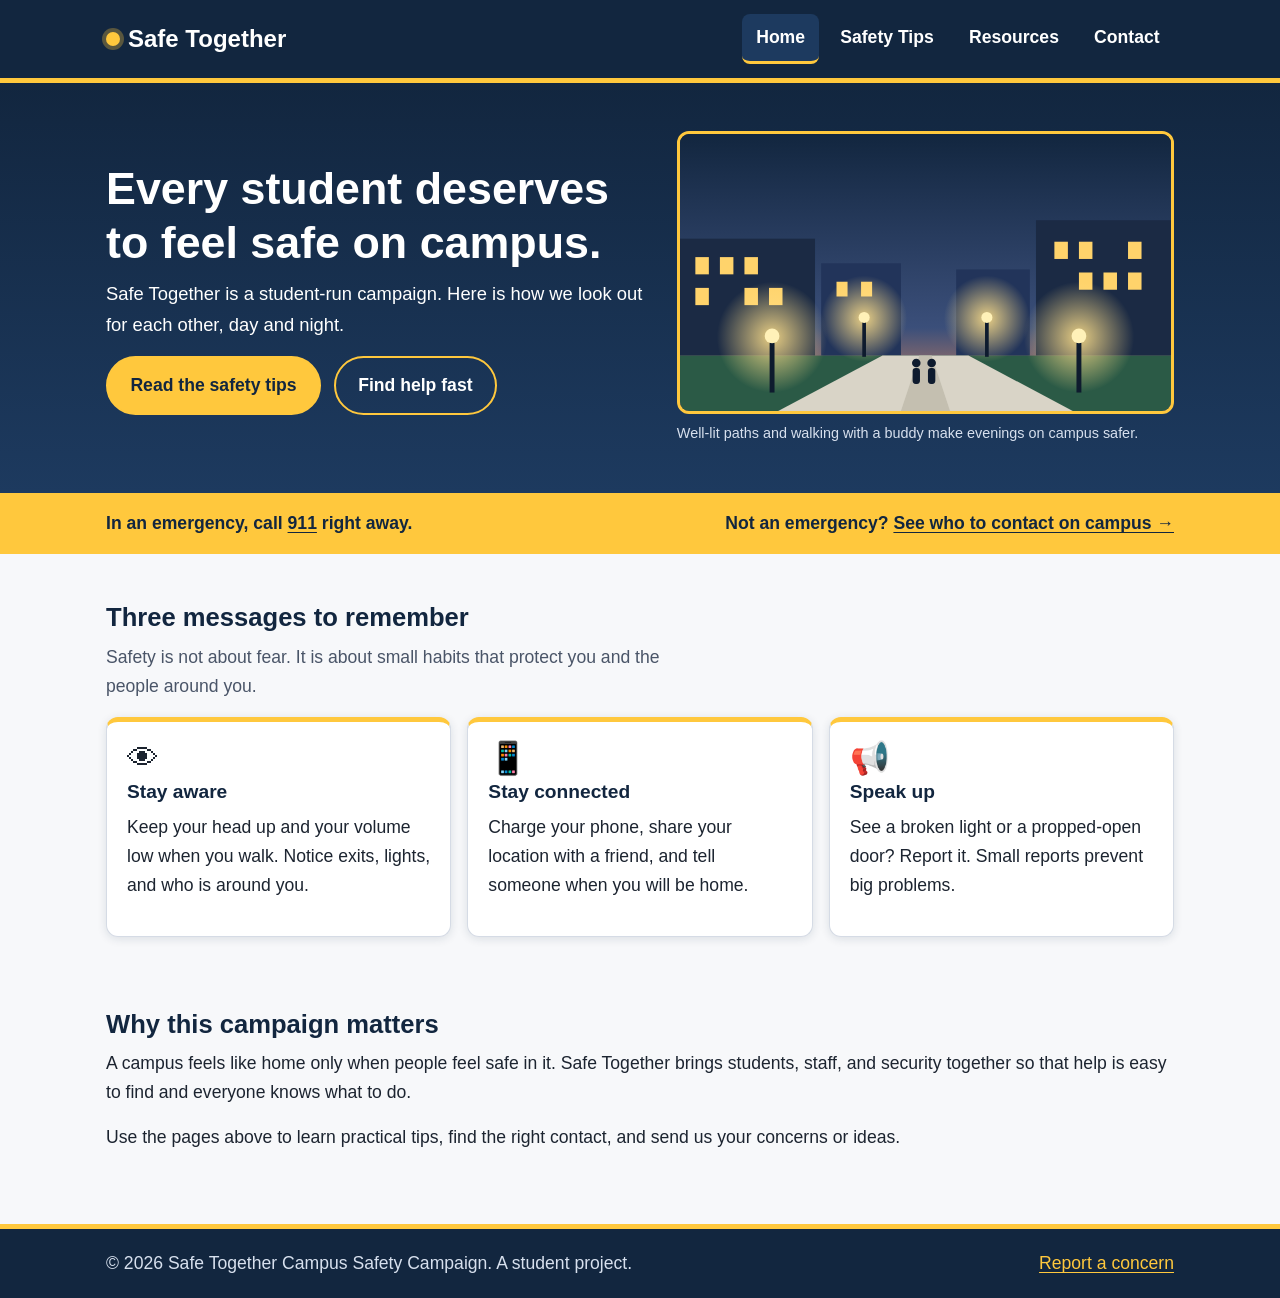
<file: index.html>
<!DOCTYPE html>
<html lang="en">
<head>
  <meta charset="UTF-8">
  <meta name="viewport" content="width=device-width, initial-scale=1.0">
  <meta name="description" content="Safe Together is a student campaign to help everyone feel safe on campus.">
  <title>Home | Safe Together - Campus Safety</title>
  <link rel="stylesheet" href="css/style.css">
</head>
<body>
  <a class="skip-link" href="#main">Skip to main content</a>

  <header class="site-header">
    <div class="header-inner">
      <a class="brand" href="index.html"><span class="brand-dot" aria-hidden="true"></span>Safe Together</a>
      <nav class="main-nav" aria-label="Main navigation">
        <ul>
          <li><a class="active" href="index.html" aria-current="page">Home</a></li>
          <li><a href="tips.html">Safety Tips</a></li>
          <li><a href="resources.html">Resources</a></li>
          <li><a href="contact.html">Contact</a></li>
        </ul>
      </nav>
    </div>
  </header>

  <main id="main">
    <section class="hero" aria-labelledby="hero-title">
      <div class="hero-inner">
        <div>
          <h1 id="hero-title">Every student deserves to feel safe on campus.</h1>
          <p>Safe Together is a student-run campaign. Here is how we look out for each other, day and night.</p>
          <div class="btn-row">
            <a class="btn" href="tips.html">Read the safety tips</a>
            <a class="btn btn-outline" href="resources.html">Find help fast</a>
          </div>
        </div>
        <figure>
          <img src="images/hero-pathway.svg" width="800" height="450"
               alt="Illustration of two students walking along a well-lit campus pathway at dusk, with glowing lamp posts and lit building windows.">
          <figcaption>Well-lit paths and walking with a buddy make evenings on campus safer.</figcaption>
        </figure>
      </div>
    </section>

    <section class="help-strip" aria-label="Quick help">
      <div class="help-strip-inner">
        <p>In an emergency, call <a href="tel:911">911</a> right away.</p>
        <p>Not an emergency? <a href="resources.html">See who to contact on campus &rarr;</a></p>
      </div>
    </section>

    <section class="container" aria-labelledby="messages-title">
      <h2 id="messages-title">Three messages to remember</h2>
      <p class="section-intro">Safety is not about fear. It is about small habits that protect you and the people around you.</p>

      <div class="cards three">
        <article class="card">
          <div class="icon" aria-hidden="true">&#128065;</div>
          <h3>Stay aware</h3>
          <p>Keep your head up and your volume low when you walk. Notice exits, lights, and who is around you.</p>
        </article>
        <article class="card">
          <div class="icon" aria-hidden="true">&#128241;</div>
          <h3>Stay connected</h3>
          <p>Charge your phone, share your location with a friend, and tell someone when you will be home.</p>
        </article>
        <article class="card">
          <div class="icon" aria-hidden="true">&#128226;</div>
          <h3>Speak up</h3>
          <p>See a broken light or a propped-open door? Report it. Small reports prevent big problems.</p>
        </article>
      </div>
    </section>

    <section class="container" aria-labelledby="why-title">
      <h2 id="why-title">Why this campaign matters</h2>
      <p>A campus feels like home only when people feel safe in it. Safe Together brings students, staff, and security together so that help is easy to find and everyone knows what to do.</p>
      <p>Use the pages above to learn practical tips, find the right contact, and send us your concerns or ideas.</p>
    </section>
  </main>

  <footer class="site-footer">
    <div class="footer-inner">
      <p>&copy; 2026 Safe Together Campus Safety Campaign. A student project.</p>
      <p><a href="contact.html">Report a concern</a></p>
    </div>
  </footer>
</body>
</html>
</file>
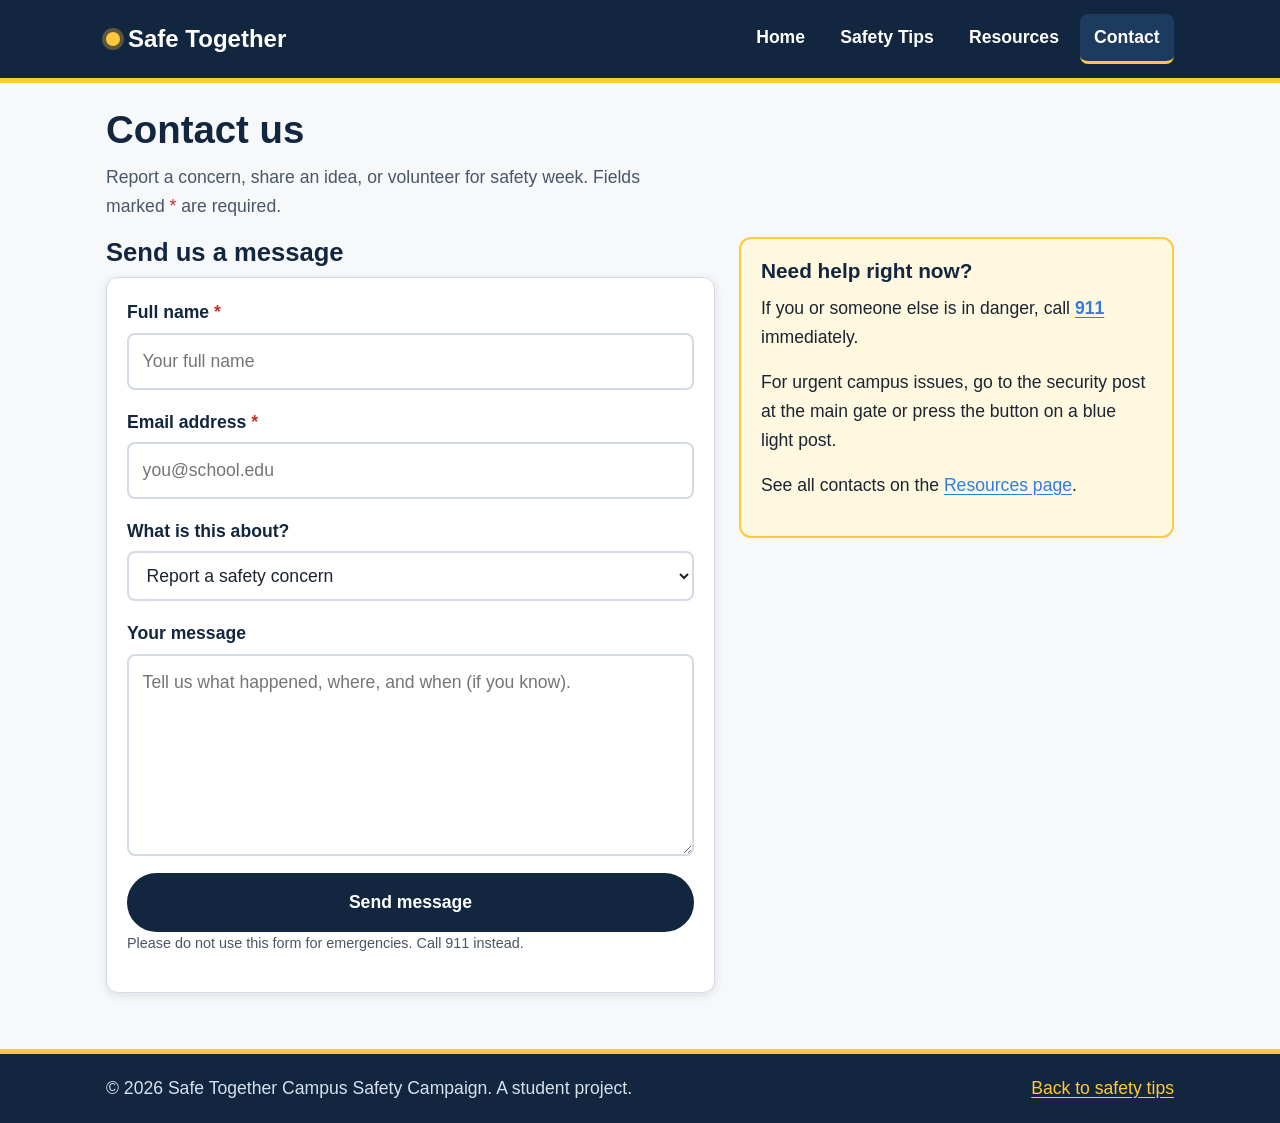
<file: contact.html>
<!DOCTYPE html>
<html lang="en">
<head>
  <meta charset="UTF-8">
  <meta name="viewport" content="width=device-width, initial-scale=1.0">
  <meta name="description" content="Report a safety concern, share feedback, or volunteer for Safe Together.">
  <title>Contact | Safe Together - Campus Safety</title>
  <link rel="stylesheet" href="css/style.css">
</head>
<body>
  <a class="skip-link" href="#main">Skip to main content</a>

  <header class="site-header">
    <div class="header-inner">
      <a class="brand" href="index.html"><span class="brand-dot" aria-hidden="true"></span>Safe Together</a>
      <nav class="main-nav" aria-label="Main navigation">
        <ul>
          <li><a href="index.html">Home</a></li>
          <li><a href="tips.html">Safety Tips</a></li>
          <li><a href="resources.html">Resources</a></li>
          <li><a class="active" href="contact.html" aria-current="page">Contact</a></li>
        </ul>
      </nav>
    </div>
  </header>

  <main id="main" class="container">
    <h1>Contact us</h1>
    <p class="section-intro">Report a concern, share an idea, or volunteer for safety week. Fields marked <span class="req" style="color:#c62f2f;">*</span> are required.</p>

    <div class="form-wrap">
      <section aria-labelledby="form-title">
        <h2 id="form-title" style="margin-top:0;">Send us a message</h2>
        <form action="#" method="post">
          <div class="field">
            <label for="name">Full name <span class="req" aria-hidden="true">*</span></label>
            <input type="text" id="name" name="name" placeholder="Your full name" autocomplete="name" required>
          </div>

          <div class="field">
            <label for="email">Email address <span class="req" aria-hidden="true">*</span></label>
            <input type="email" id="email" name="email" placeholder="you@school.edu" autocomplete="email" required>
          </div>

          <div class="field">
            <label for="topic">What is this about?</label>
            <select id="topic" name="topic">
              <option value="concern">Report a safety concern</option>
              <option value="feedback">Feedback on the campaign</option>
              <option value="volunteer">Volunteer for safety week</option>
              <option value="other">Something else</option>
            </select>
          </div>

          <div class="field">
            <label for="message">Your message</label>
            <textarea id="message" name="message" rows="6" placeholder="Tell us what happened, where, and when (if you know)."></textarea>
          </div>

          <button class="btn" type="submit">Send message</button>
          <p class="form-note">Please do not use this form for emergencies. Call 911 instead.</p>
        </form>
      </section>

      <aside class="aside-box" aria-labelledby="urgent-title">
        <h2 id="urgent-title">Need help right now?</h2>
        <p>If you or someone else is in danger, call <a href="tel:911"><strong>911</strong></a> immediately.</p>
        <p>For urgent campus issues, go to the security post at the main gate or press the button on a blue light post.</p>
        <p>See all contacts on the <a href="resources.html">Resources page</a>.</p>
      </aside>
    </div>
  </main>

  <footer class="site-footer">
    <div class="footer-inner">
      <p>&copy; 2026 Safe Together Campus Safety Campaign. A student project.</p>
      <p><a href="tips.html">Back to safety tips</a></p>
    </div>
  </footer>
</body>
</html>
</file>
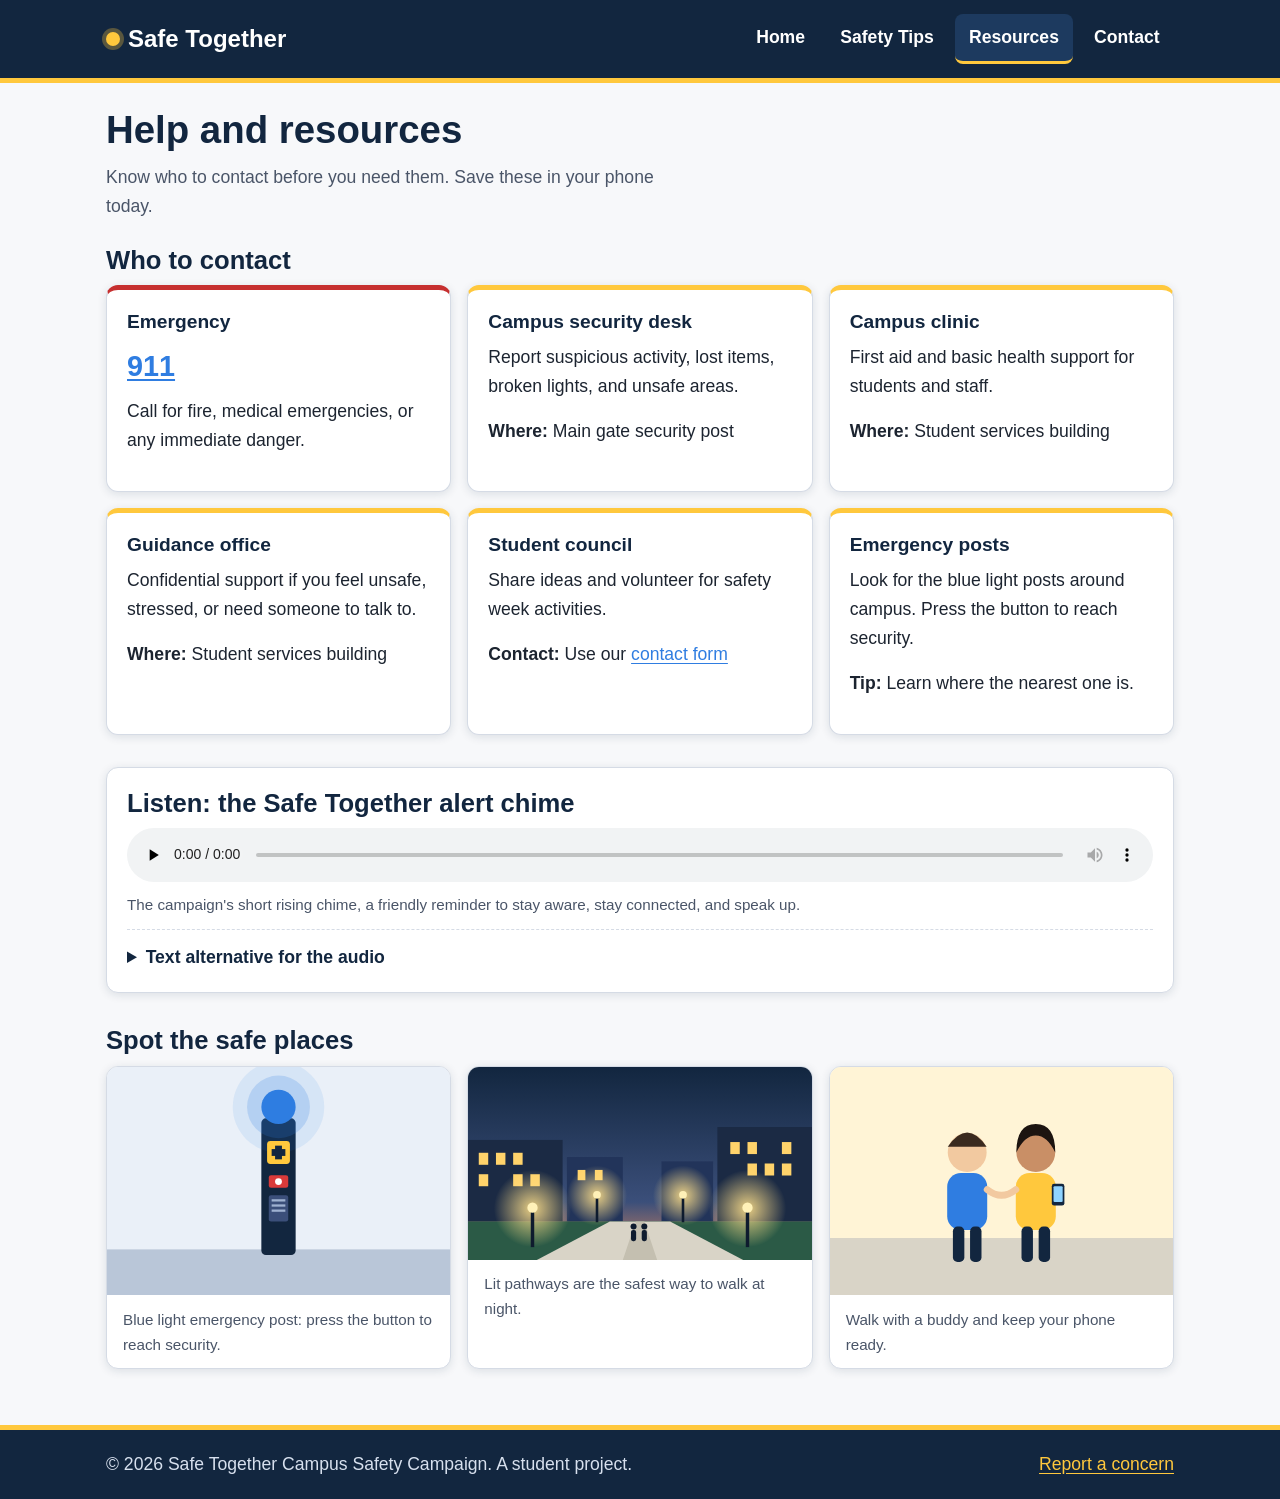
<file: resources.html>
<!DOCTYPE html>
<html lang="en">
<head>
  <meta charset="UTF-8">
  <meta name="viewport" content="width=device-width, initial-scale=1.0">
  <meta name="description" content="Who to contact and where to go for help on campus, plus a short audio safety reminder.">
  <title>Resources | Safe Together - Campus Safety</title>
  <link rel="stylesheet" href="css/style.css">
</head>
<body>
  <a class="skip-link" href="#main">Skip to main content</a>

  <header class="site-header">
    <div class="header-inner">
      <a class="brand" href="index.html"><span class="brand-dot" aria-hidden="true"></span>Safe Together</a>
      <nav class="main-nav" aria-label="Main navigation">
        <ul>
          <li><a href="index.html">Home</a></li>
          <li><a href="tips.html">Safety Tips</a></li>
          <li><a class="active" href="resources.html" aria-current="page">Resources</a></li>
          <li><a href="contact.html">Contact</a></li>
        </ul>
      </nav>
    </div>
  </header>

  <main id="main" class="container">
    <h1>Help and resources</h1>
    <p class="section-intro">Know who to contact before you need them. Save these in your phone today.</p>

    <section aria-labelledby="who-title">
      <h2 id="who-title">Who to contact</h2>
      <div class="cards three">
        <article class="card card-emergency">
          <h3>Emergency</h3>
          <p class="big-number"><a href="tel:911">911</a></p>
          <p>Call for fire, medical emergencies, or any immediate danger.</p>
        </article>
        <article class="card">
          <h3>Campus security desk</h3>
          <p>Report suspicious activity, lost items, broken lights, and unsafe areas.</p>
          <p><strong>Where:</strong> Main gate security post</p>
        </article>
        <article class="card">
          <h3>Campus clinic</h3>
          <p>First aid and basic health support for students and staff.</p>
          <p><strong>Where:</strong> Student services building</p>
        </article>
        <article class="card">
          <h3>Guidance office</h3>
          <p>Confidential support if you feel unsafe, stressed, or need someone to talk to.</p>
          <p><strong>Where:</strong> Student services building</p>
        </article>
        <article class="card">
          <h3>Student council</h3>
          <p>Share ideas and volunteer for safety week activities.</p>
          <p><strong>Contact:</strong> Use our <a href="contact.html">contact form</a></p>
        </article>
        <article class="card">
          <h3>Emergency posts</h3>
          <p>Look for the blue light posts around campus. Press the button to reach security.</p>
          <p><strong>Tip:</strong> Learn where the nearest one is.</p>
        </article>
      </div>
    </section>

    <section aria-labelledby="audio-title" class="media-box" style="margin-top:2rem;">
      <h2 id="audio-title" style="margin-top:0;">Listen: the Safe Together alert chime</h2>
      <figure>
        <audio controls preload="none">
          <source src="media/safety-chime.wav" type="audio/wav">
          Your browser does not support the audio element. A text description is available below.
        </audio>
        <figcaption>The campaign's short rising chime, a friendly reminder to stay aware, stay connected, and speak up.</figcaption>
      </figure>
      <details class="transcript">
        <summary>Text alternative for the audio</summary>
        <p>A soft, six-second chime of four rising notes that fade out. It has no spoken words. The reminder it stands for: stay on lit, busy paths; keep your phone charged and tell a friend where you are; and if something feels wrong, go to a lit building or call security.</p>
      </details>
    </section>

    <section aria-labelledby="gallery-title" style="margin-top:2rem;">
      <h2 id="gallery-title">Spot the safe places</h2>
      <div class="gallery">
        <figure>
          <img src="images/emergency-post.svg" width="600" height="400"
               alt="Illustration of a blue emergency help post with a glowing blue light on top, a help button, and a speaker panel.">
          <figcaption>Blue light emergency post: press the button to reach security.</figcaption>
        </figure>
        <figure>
          <img src="images/hero-pathway.svg" width="800" height="450"
               alt="Illustration of a campus pathway at dusk lit by lamp posts, with two students walking between buildings.">
          <figcaption>Lit pathways are the safest way to walk at night.</figcaption>
        </figure>
        <figure>
          <img src="images/buddy-walk.svg" width="600" height="400"
               alt="Illustration of two students walking together, one checking a phone.">
          <figcaption>Walk with a buddy and keep your phone ready.</figcaption>
        </figure>
      </div>
    </section>
  </main>

  <footer class="site-footer">
    <div class="footer-inner">
      <p>&copy; 2026 Safe Together Campus Safety Campaign. A student project.</p>
      <p><a href="contact.html">Report a concern</a></p>
    </div>
  </footer>
</body>
</html>
</file>
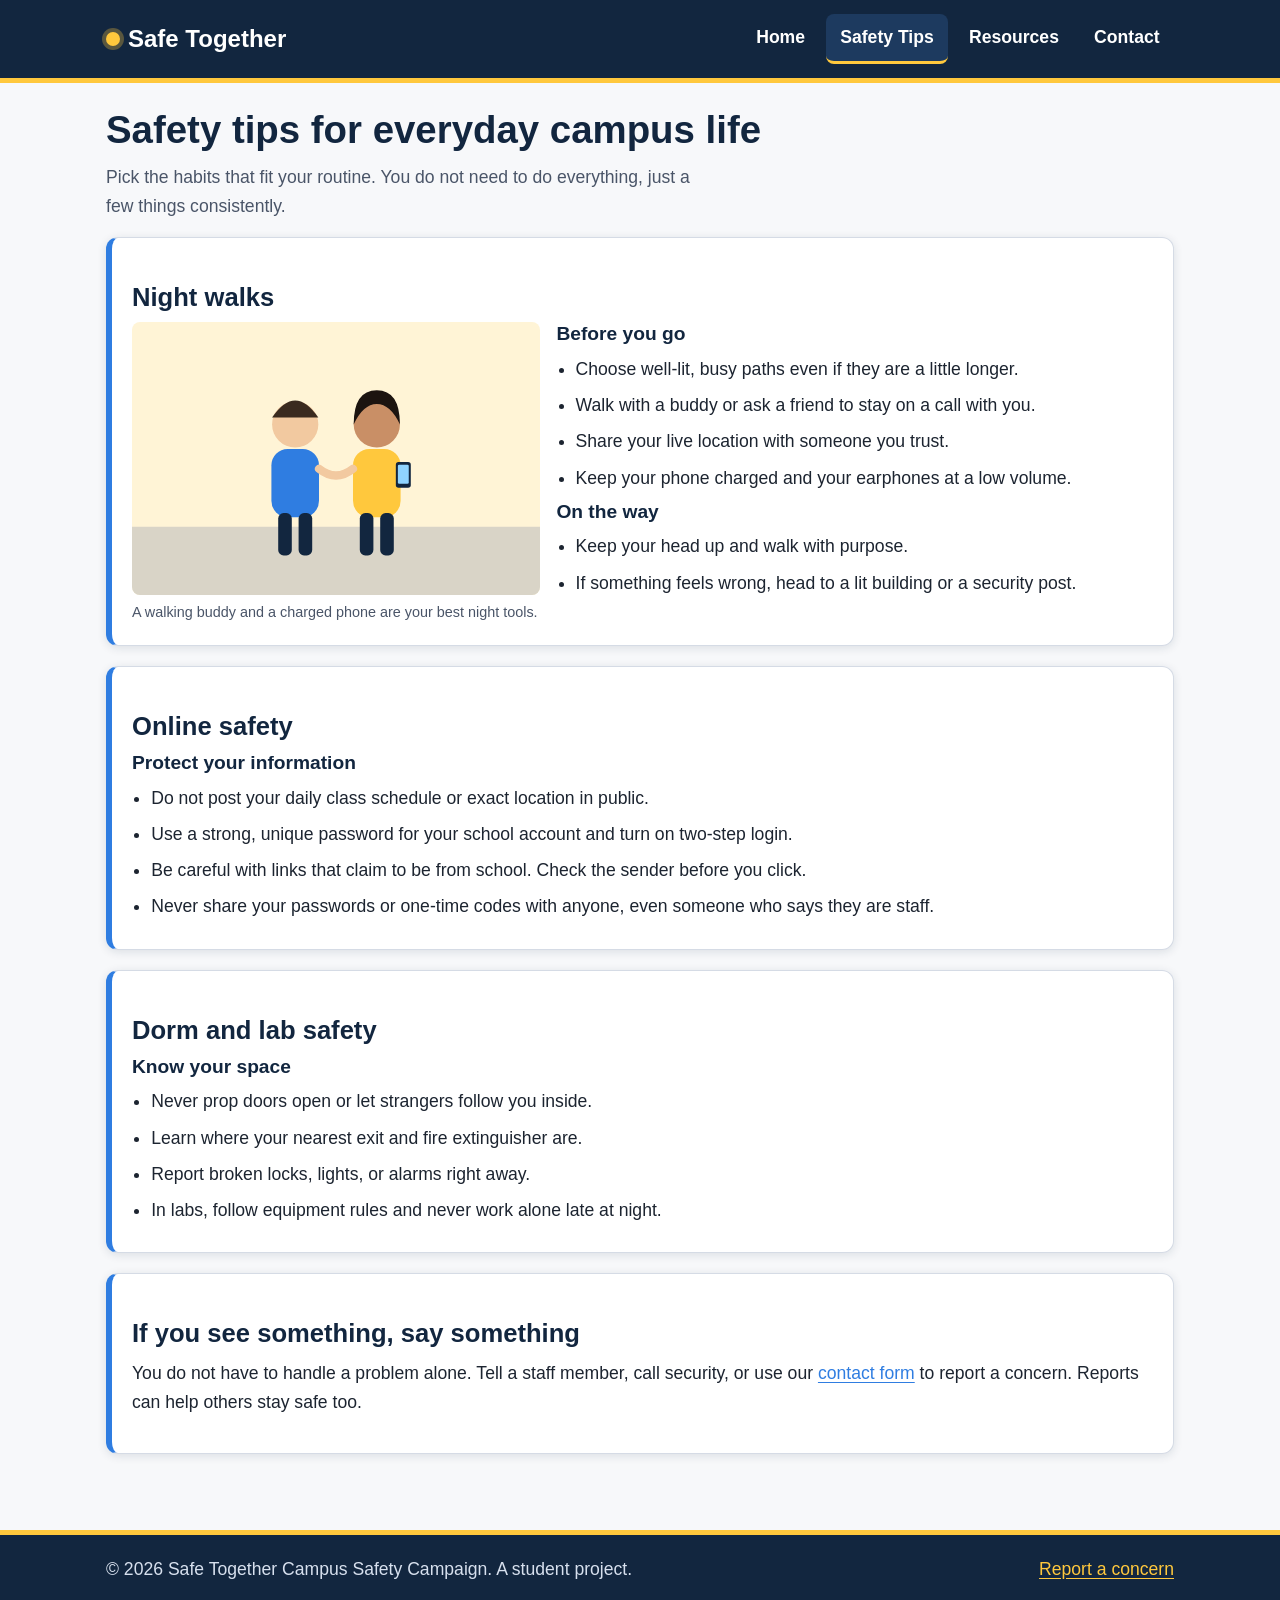
<file: tips.html>
<!DOCTYPE html>
<html lang="en">
<head>
  <meta charset="UTF-8">
  <meta name="viewport" content="width=device-width, initial-scale=1.0">
  <meta name="description" content="Practical campus safety tips for night walks, online safety, and dorm and lab spaces.">
  <title>Safety Tips | Safe Together - Campus Safety</title>
  <link rel="stylesheet" href="css/style.css">
</head>
<body>
  <a class="skip-link" href="#main">Skip to main content</a>

  <header class="site-header">
    <div class="header-inner">
      <a class="brand" href="index.html"><span class="brand-dot" aria-hidden="true"></span>Safe Together</a>
      <nav class="main-nav" aria-label="Main navigation">
        <ul>
          <li><a href="index.html">Home</a></li>
          <li><a class="active" href="tips.html" aria-current="page">Safety Tips</a></li>
          <li><a href="resources.html">Resources</a></li>
          <li><a href="contact.html">Contact</a></li>
        </ul>
      </nav>
    </div>
  </header>

  <main id="main" class="container">
    <h1>Safety tips for everyday campus life</h1>
    <p class="section-intro">Pick the habits that fit your routine. You do not need to do everything, just a few things consistently.</p>

    <article class="tip-group" id="night-walks">
      <h2>Night walks</h2>
      <div class="tip-layout">
        <figure>
          <img src="images/buddy-walk.svg" width="600" height="400"
               alt="Illustration of two students walking side by side, one holding a phone.">
          <figcaption>A walking buddy and a charged phone are your best night tools.</figcaption>
        </figure>
        <div>
          <h3>Before you go</h3>
          <ul class="tip-list">
            <li>Choose well-lit, busy paths even if they are a little longer.</li>
            <li>Walk with a buddy or ask a friend to stay on a call with you.</li>
            <li>Share your live location with someone you trust.</li>
            <li>Keep your phone charged and your earphones at a low volume.</li>
          </ul>
          <h3>On the way</h3>
          <ul class="tip-list">
            <li>Keep your head up and walk with purpose.</li>
            <li>If something feels wrong, head to a lit building or a security post.</li>
          </ul>
        </div>
      </div>
    </article>

    <article class="tip-group" id="online-safety">
      <h2>Online safety</h2>
      <h3>Protect your information</h3>
      <ul class="tip-list">
        <li>Do not post your daily class schedule or exact location in public.</li>
        <li>Use a strong, unique password for your school account and turn on two-step login.</li>
        <li>Be careful with links that claim to be from school. Check the sender before you click.</li>
        <li>Never share your passwords or one-time codes with anyone, even someone who says they are staff.</li>
      </ul>
    </article>

    <article class="tip-group" id="dorm-lab">
      <h2>Dorm and lab safety</h2>
      <h3>Know your space</h3>
      <ul class="tip-list">
        <li>Never prop doors open or let strangers follow you inside.</li>
        <li>Learn where your nearest exit and fire extinguisher are.</li>
        <li>Report broken locks, lights, or alarms right away.</li>
        <li>In labs, follow equipment rules and never work alone late at night.</li>
      </ul>
    </article>

    <article class="tip-group" id="speak-up">
      <h2>If you see something, say something</h2>
      <p>You do not have to handle a problem alone. Tell a staff member, call security, or use our <a href="contact.html">contact form</a> to report a concern. Reports can help others stay safe too.</p>
    </article>
  </main>

  <footer class="site-footer">
    <div class="footer-inner">
      <p>&copy; 2026 Safe Together Campus Safety Campaign. A student project.</p>
      <p><a href="contact.html">Report a concern</a></p>
    </div>
  </footer>
</body>
</html>
</file>
<file: css/style.css>
/* ==========================================================
   Safe Together - Campus Safety Campaign
   Hand-written CSS. Mobile-first. No frameworks.
   ========================================================== */

/* ---------- 1. Design tokens (CSS variables) ---------- */
:root {
  --navy: #12263f;
  --navy-soft: #1d3a5f;
  --yellow: #ffc83d;
  --yellow-dark: #e0a800;
  --blue: #2f7de1;
  --red: #c62f2f;
  --bg: #f7f8fa;
  --card: #ffffff;
  --text: #1c2430;
  --muted: #4a5568;
  --border: #d5dbe5;

  --font-body: "Segoe UI", "Helvetica Neue", Arial, sans-serif;
  --font-head: "Trebuchet MS", "Segoe UI", Arial, sans-serif;

  --radius: 12px;
  --shadow: 0 2px 10px rgba(18, 38, 63, 0.12);
  --space: 1rem;
  --max: 1100px;
}

/* ---------- 2. Base ---------- */
* { box-sizing: border-box; }

html { scroll-behavior: smooth; }

body {
  margin: 0;
  font-family: var(--font-body);
  font-size: 1.05rem;
  line-height: 1.65;
  color: var(--text);
  background: var(--bg);
}

img, video, audio { max-width: 100%; display: block; }
img { height: auto; }

h1, h2, h3 {
  font-family: var(--font-head);
  line-height: 1.2;
  color: var(--navy);
  margin: 0 0 0.6rem;
}
h1 { font-size: 2rem; }
h2 { font-size: 1.6rem; margin-top: 1.5rem; }
h3 { font-size: 1.2rem; }

p { margin: 0 0 1rem; }

a { color: var(--blue); text-underline-offset: 3px; }
a:hover { color: var(--navy); background: var(--yellow); text-decoration: none; }
a:focus-visible { outline: 3px solid var(--yellow-dark); outline-offset: 3px; }

.skip-link {
  position: absolute;
  left: -999px;
  top: 0;
  background: var(--yellow);
  color: var(--navy);
  padding: 0.6rem 1rem;
  z-index: 10;
}
.skip-link:focus { left: 0; }

/* ---------- 3. Header and nav (Flexbox) ---------- */
.site-header {
  background: var(--navy);
  color: #fff;
  border-bottom: 5px solid var(--yellow);
}

.header-inner {
  max-width: var(--max);
  margin: 0 auto;
  padding: 0.9rem var(--space);
  display: flex;
  flex-direction: column;
  gap: 0.7rem;
}

.brand {
  font-family: var(--font-head);
  font-size: 1.5rem;
  font-weight: 700;
  color: #fff;
  text-decoration: none;
  display: inline-flex;
  align-items: center;
  gap: 0.5rem;
}
.brand:hover { background: transparent; color: var(--yellow); }
.brand-dot {
  width: 14px; height: 14px;
  background: var(--yellow);
  border-radius: 50%;
  box-shadow: 0 0 0 4px rgba(255, 200, 61, 0.3);
}

.main-nav ul {
  list-style: none;
  margin: 0;
  padding: 0;
  display: flex;
  flex-wrap: wrap;
  gap: 0.4rem;
}

.main-nav a {
  display: block;
  padding: 0.55rem 0.9rem;
  color: #fff;
  text-decoration: none;
  border-radius: 8px;
  font-weight: 600;
  border-bottom: 3px solid transparent;
  transition: background 0.2s, color 0.2s;
}
.main-nav a:hover { background: var(--yellow); color: var(--navy); }
.main-nav a:focus-visible { outline: 3px solid var(--yellow); outline-offset: 2px; }
.main-nav a.active {
  border-bottom-color: var(--yellow);
  background: var(--navy-soft);
}
.main-nav a.active:hover { background: var(--yellow); }

/* ---------- 4. Layout helpers ---------- */
main { display: block; }

.container {
  max-width: var(--max);
  margin: 0 auto;
  padding: 1.5rem var(--space);
}

.section-intro { color: var(--muted); max-width: 60ch; }

/* ---------- 5. Hero ---------- */
.hero {
  background: linear-gradient(180deg, var(--navy) 0%, var(--navy-soft) 100%);
  color: #fff;
}
.hero-inner {
  max-width: var(--max);
  margin: 0 auto;
  padding: 2rem var(--space);
  display: grid;
  gap: 1.5rem;
  grid-template-columns: 1fr;
  align-items: center;
}
.hero h1 { color: #fff; font-size: 2.2rem; }
.hero p { font-size: 1.15rem; }
.hero figure { margin: 0; }
.hero img { border-radius: var(--radius); border: 3px solid var(--yellow); }
.hero figcaption { font-size: 0.9rem; color: #d7e0ee; margin-top: 0.5rem; }

/* ---------- 6. Buttons ---------- */
.btn {
  display: inline-block;
  padding: 0.8rem 1.4rem;
  font: inherit;
  font-weight: 700;
  color: var(--navy);
  background: var(--yellow);
  border: 2px solid var(--yellow);
  border-radius: 999px;
  text-decoration: none;
  cursor: pointer;
  transition: transform 0.15s, background 0.2s, color 0.2s;
}
.btn:hover { background: #fff; color: var(--navy); transform: translateY(-2px); }
.btn:focus-visible { outline: 3px solid #fff; outline-offset: 3px; box-shadow: 0 0 0 6px var(--blue); }
.btn-outline { background: transparent; color: #fff; }
.btn-outline:hover { background: var(--yellow); color: var(--navy); }
.btn-row { display: flex; flex-wrap: wrap; gap: 0.8rem; margin-top: 1rem; }

/* ---------- 7. Cards (CSS Grid) ---------- */
.cards {
  display: grid;
  gap: 1rem;
  grid-template-columns: 1fr;
}

.card {
  background: var(--card);
  border: 1px solid var(--border);
  border-top: 5px solid var(--yellow);
  border-radius: var(--radius);
  padding: 1.25rem;
  box-shadow: var(--shadow);
  transition: transform 0.2s, box-shadow 0.2s;
}
.card:hover { transform: translateY(-4px); box-shadow: 0 8px 20px rgba(18, 38, 63, 0.18); }
.card .icon { font-size: 2rem; line-height: 1; margin-bottom: 0.4rem; }

.card-emergency { border-top-color: var(--red); }
.card .big-number {
  font-family: var(--font-head);
  font-size: 1.8rem;
  font-weight: 700;
  color: var(--red);
  margin: 0.2rem 0 0.4rem;
}

/* ---------- 8. Quick-help strip (Flexbox) ---------- */
.help-strip {
  background: var(--yellow);
  color: var(--navy);
}
.help-strip-inner {
  max-width: var(--max);
  margin: 0 auto;
  padding: 1rem var(--space);
  display: flex;
  flex-direction: column;
  gap: 0.6rem;
}
.help-strip p { margin: 0; font-weight: 600; }
.help-strip a { color: var(--navy); font-weight: 800; }
.help-strip a:hover { background: var(--navy); color: var(--yellow); }

/* ---------- 9. Tips page ---------- */
.tip-group {
  background: var(--card);
  border: 1px solid var(--border);
  border-left: 6px solid var(--blue);
  border-radius: var(--radius);
  padding: 1.25rem;
  margin-bottom: 1.25rem;
  box-shadow: var(--shadow);
}
.tip-group .tip-layout {
  display: flex;
  flex-direction: column;
  gap: 1rem;
}
.tip-group figure { margin: 0; }
.tip-group img { border-radius: 8px; }
.tip-group figcaption { font-size: 0.9rem; color: var(--muted); margin-top: 0.4rem; }
.tip-list { padding-left: 1.2rem; margin: 0; }
.tip-list li { margin-bottom: 0.45rem; }

/* ---------- 10. Media ---------- */
.media-box {
  background: var(--card);
  border: 1px solid var(--border);
  border-radius: var(--radius);
  padding: 1.25rem;
  box-shadow: var(--shadow);
}
.media-box audio { width: 100%; margin: 0.6rem 0; }
.media-box figure { margin: 0; }
.media-box figcaption { font-size: 0.95rem; color: var(--muted); }

details.transcript {
  margin-top: 0.8rem;
  border-top: 1px dashed var(--border);
  padding-top: 0.8rem;
}
details.transcript summary { cursor: pointer; font-weight: 700; color: var(--navy); }
details.transcript summary:hover { color: var(--blue); }
details.transcript summary:focus-visible { outline: 3px solid var(--yellow-dark); outline-offset: 3px; }

.gallery {
  display: grid;
  gap: 1rem;
  grid-template-columns: 1fr;
}
.gallery figure {
  margin: 0;
  background: var(--card);
  border: 1px solid var(--border);
  border-radius: var(--radius);
  overflow: hidden;
  box-shadow: var(--shadow);
}
.gallery figcaption { padding: 0.7rem 1rem; font-size: 0.95rem; color: var(--muted); }

/* ---------- 11. Form ---------- */
.form-wrap {
  display: grid;
  gap: 1.5rem;
  grid-template-columns: 1fr;
}

form {
  background: var(--card);
  border: 1px solid var(--border);
  border-radius: var(--radius);
  padding: 1.25rem;
  box-shadow: var(--shadow);
}

.field {
  display: flex;
  flex-direction: column;   /* stacked on phone and desktop */
  margin-bottom: 1.1rem;
}
.field label { font-weight: 700; margin-bottom: 0.35rem; color: var(--navy); }
.field .req { color: var(--red); }

input[type="text"],
input[type="email"],
select,
textarea {
  width: 100%;
  font: inherit;
  padding: 0.75rem 0.85rem;
  color: var(--text);
  background: #fff;
  border: 2px solid var(--border);
  border-radius: 8px;
  transition: border-color 0.2s, box-shadow 0.2s;
}
textarea { resize: vertical; min-height: 130px; }

input:hover, select:hover, textarea:hover { border-color: var(--blue); }
input:focus, select:focus, textarea:focus {
  outline: none;
  border-color: var(--navy);
  box-shadow: 0 0 0 4px rgba(255, 200, 61, 0.6);
}
input:invalid:not(:placeholder-shown) { border-color: var(--red); }

form .btn { width: 100%; background: var(--navy); color: #fff; border-color: var(--navy); }
form .btn:hover { background: var(--yellow); color: var(--navy); border-color: var(--yellow); }
form .btn:focus-visible { outline: 3px solid var(--yellow-dark); box-shadow: none; }

.form-note { font-size: 0.9rem; color: var(--muted); }

.aside-box {
  background: #fff8e1;
  border: 2px solid var(--yellow);
  border-radius: var(--radius);
  padding: 1.25rem;
  align-self: start;
}
.aside-box h2 { margin-top: 0; font-size: 1.3rem; }

/* ---------- 12. Footer ---------- */
.site-footer {
  background: var(--navy);
  color: #d7e0ee;
  border-top: 5px solid var(--yellow);
  margin-top: 2rem;
}
.footer-inner {
  max-width: var(--max);
  margin: 0 auto;
  padding: 1.25rem var(--space);
  display: flex;
  flex-direction: column;
  gap: 0.6rem;
}
.footer-inner p { margin: 0; }
.site-footer a { color: var(--yellow); }
.site-footer a:hover { background: var(--yellow); color: var(--navy); }

/* ==========================================================
   RESPONSIVE BREAKPOINTS
   Phone = default styles above (mobile-first)
   Tablet >= 600px, Desktop >= 1000px
   ========================================================== */
@media (min-width: 600px) {
  h1 { font-size: 2.4rem; }
  .hero h1 { font-size: 2.8rem; }

  .cards { grid-template-columns: repeat(2, 1fr); }
  .gallery { grid-template-columns: repeat(2, 1fr); }

  .help-strip-inner { flex-direction: row; justify-content: space-between; align-items: center; }
  .footer-inner { flex-direction: row; justify-content: space-between; align-items: center; }

  .tip-group .tip-layout { flex-direction: row; align-items: flex-start; }
  .tip-group .tip-layout > figure { flex: 0 0 40%; }
}

@media (min-width: 1000px) {
  body { font-size: 1.1rem; }

  .header-inner { flex-direction: row; justify-content: space-between; align-items: center; }

  .hero-inner { grid-template-columns: 1.1fr 1fr; padding: 3rem var(--space); }

  .cards.three { grid-template-columns: repeat(3, 1fr); }
  .gallery { grid-template-columns: repeat(3, 1fr); }

  .form-wrap { grid-template-columns: 1.4fr 1fr; }
}

/* Respect reduced-motion preference */
@media (prefers-reduced-motion: reduce) {
  * { transition: none !important; scroll-behavior: auto !important; }
}
</file>
